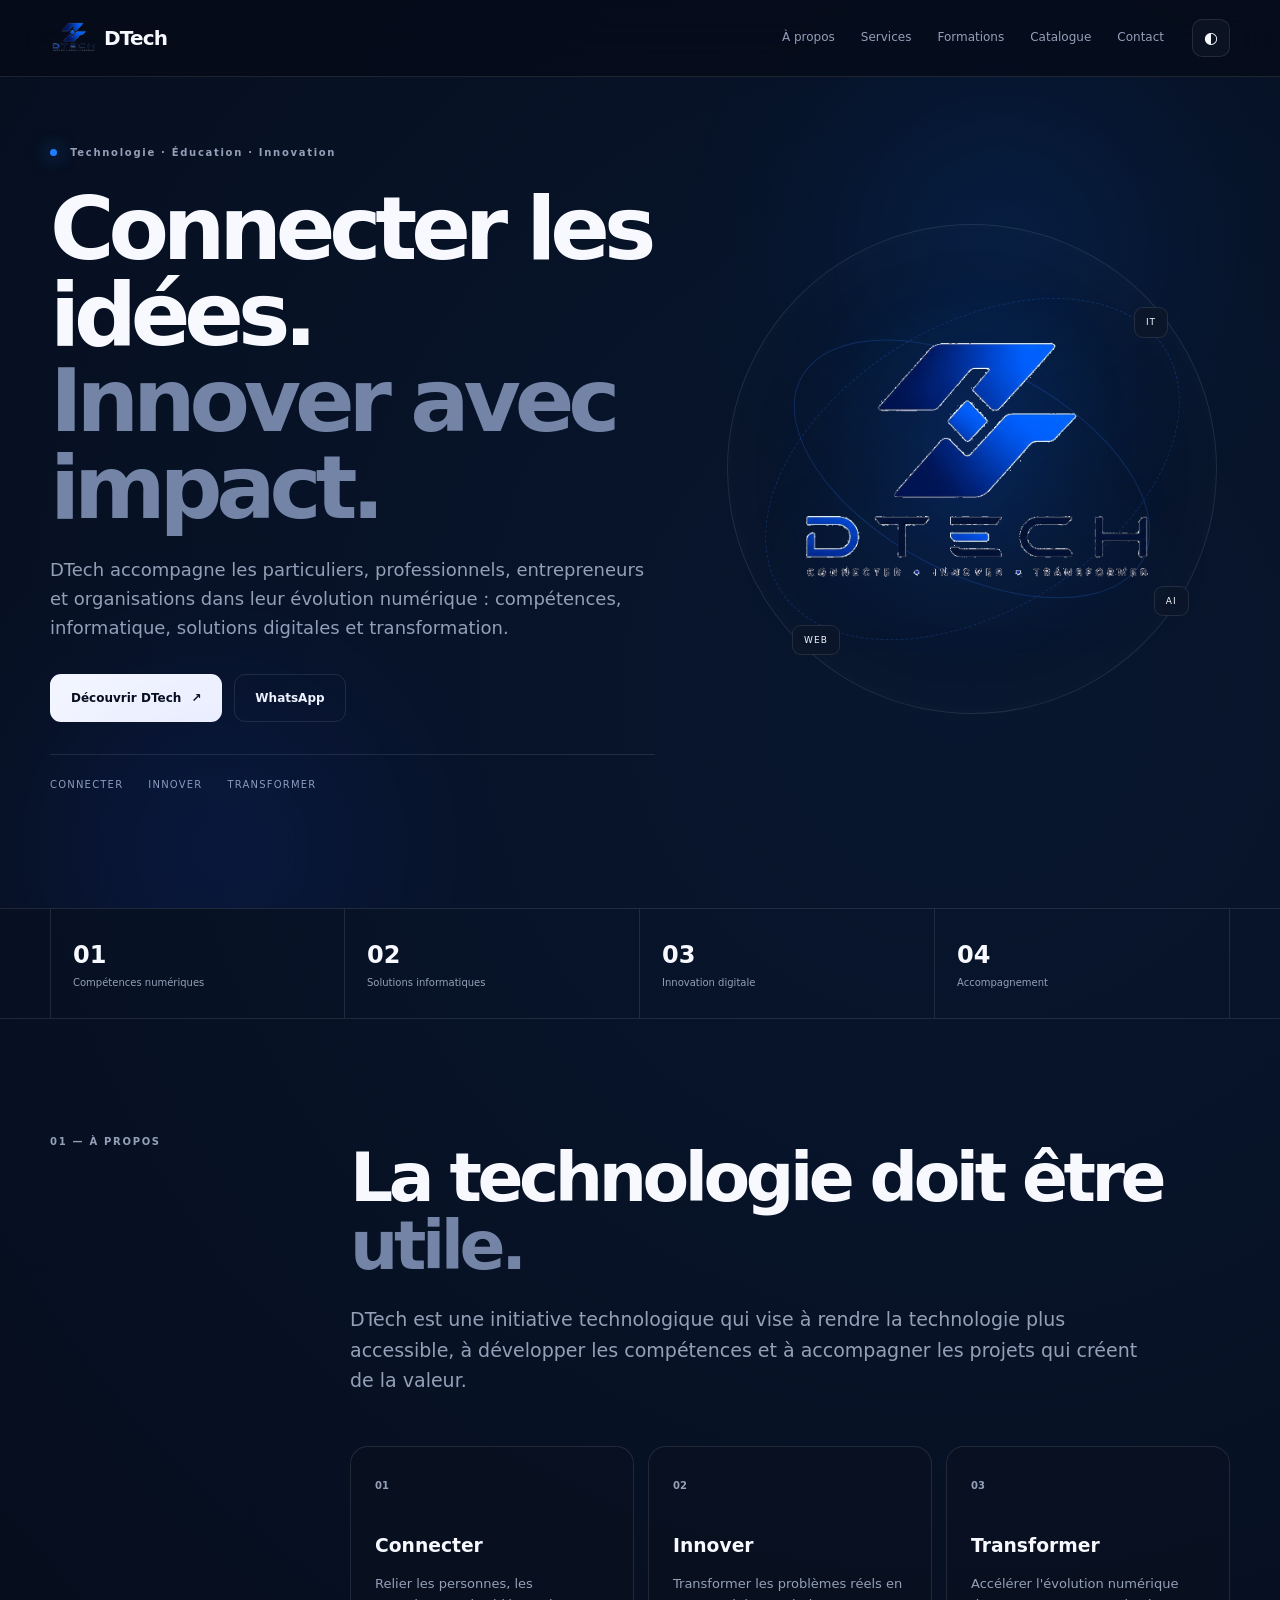
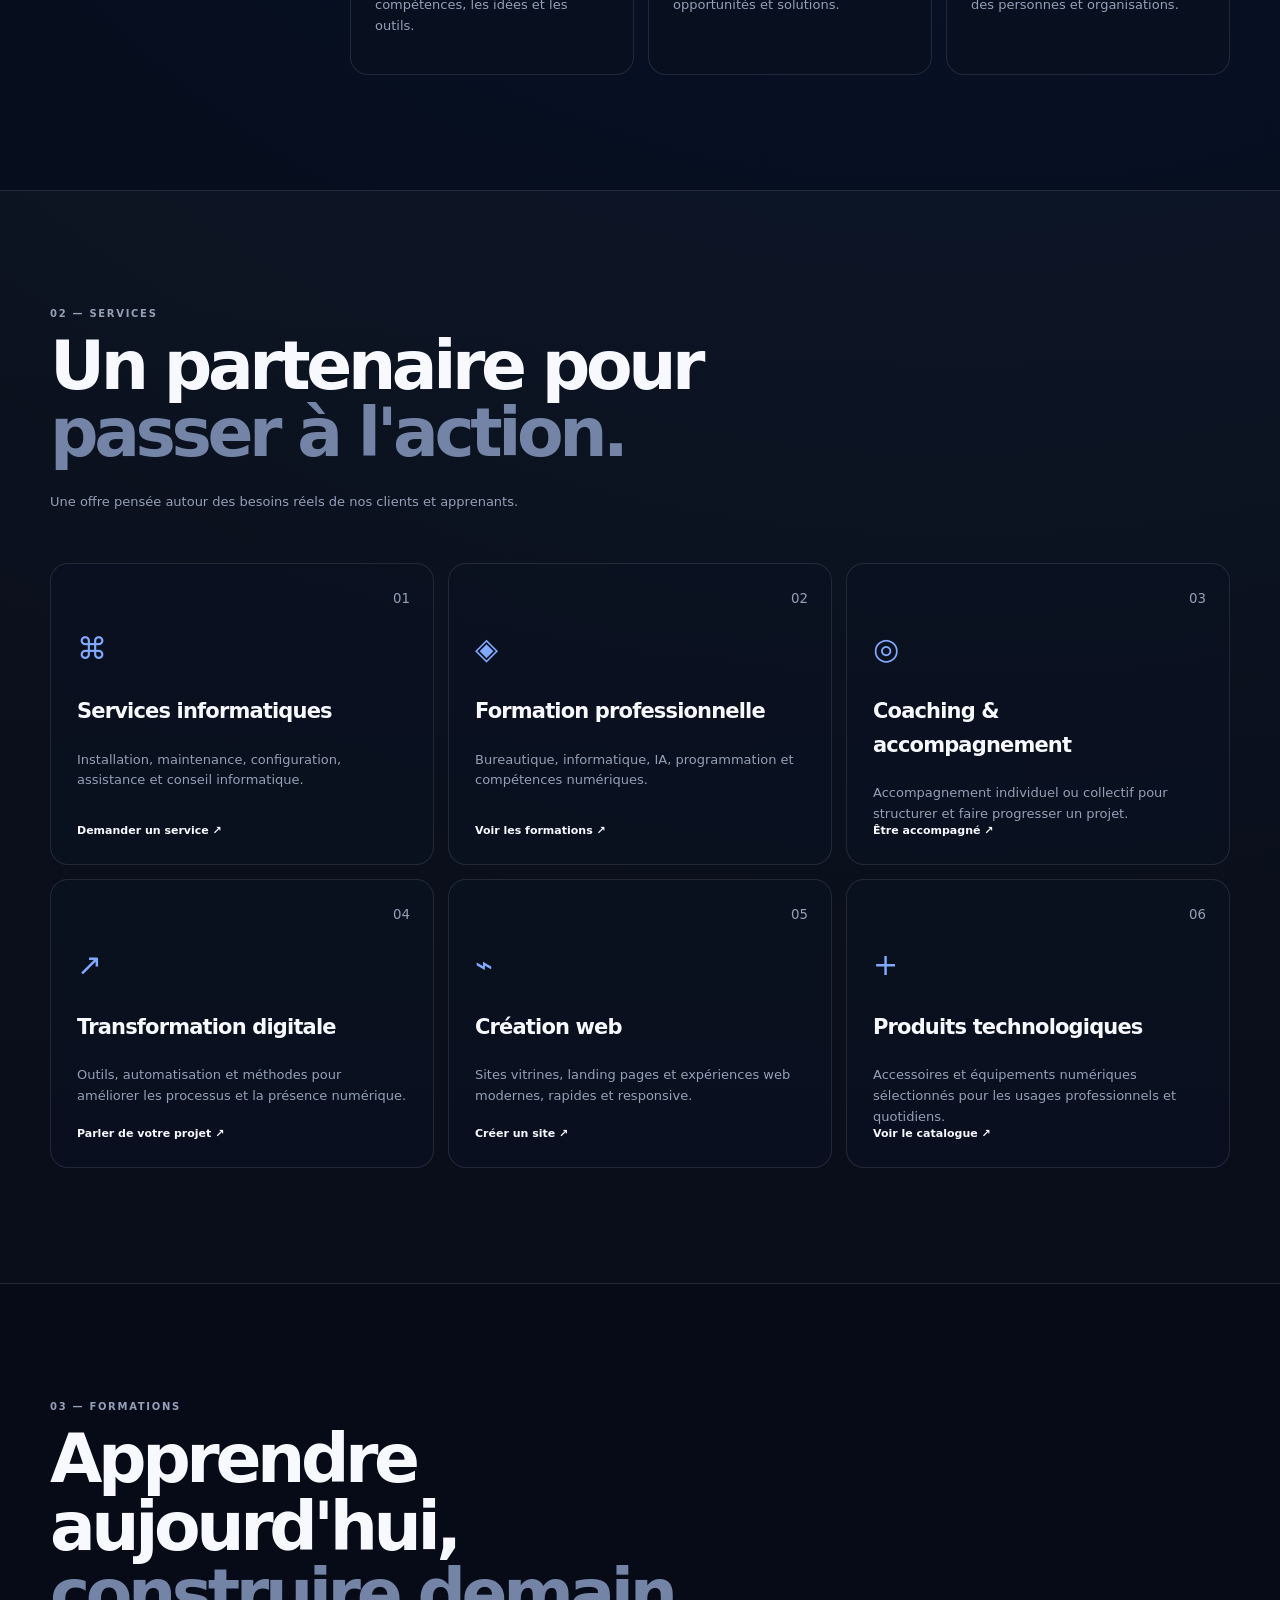
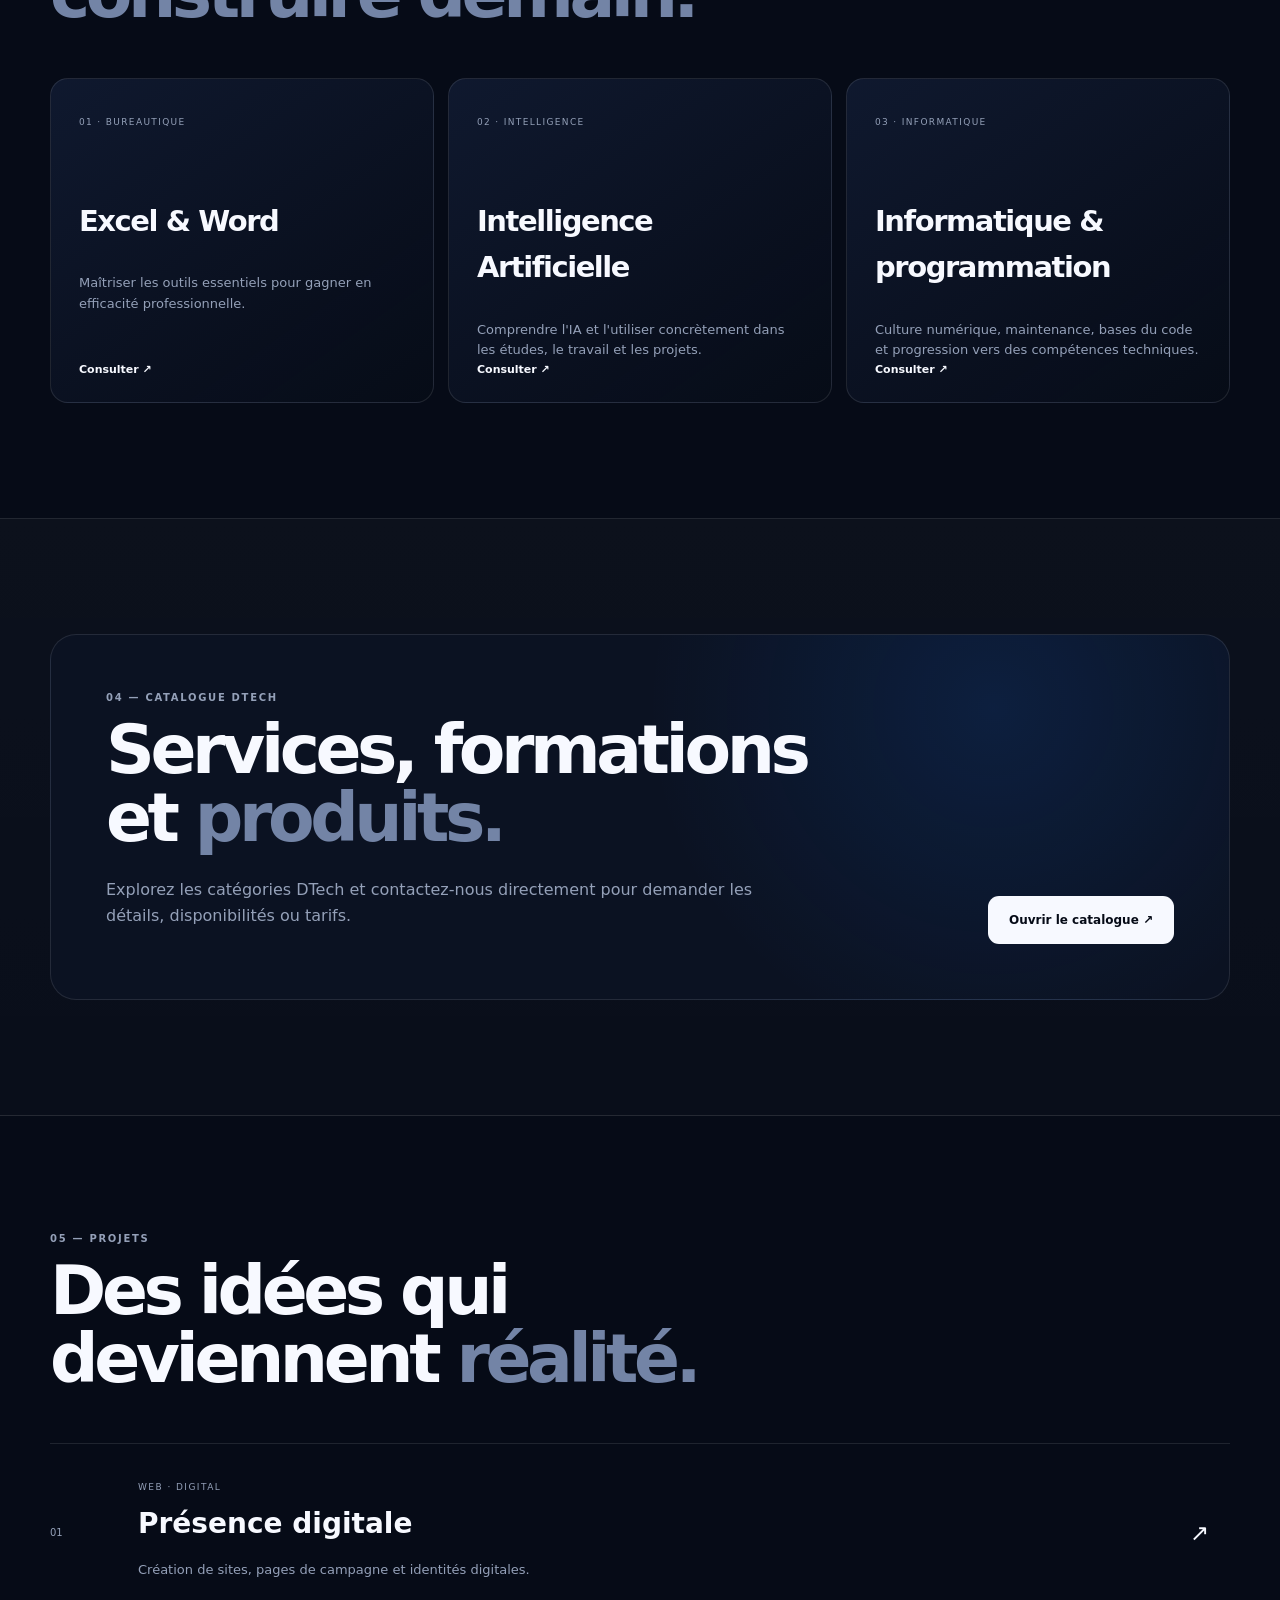
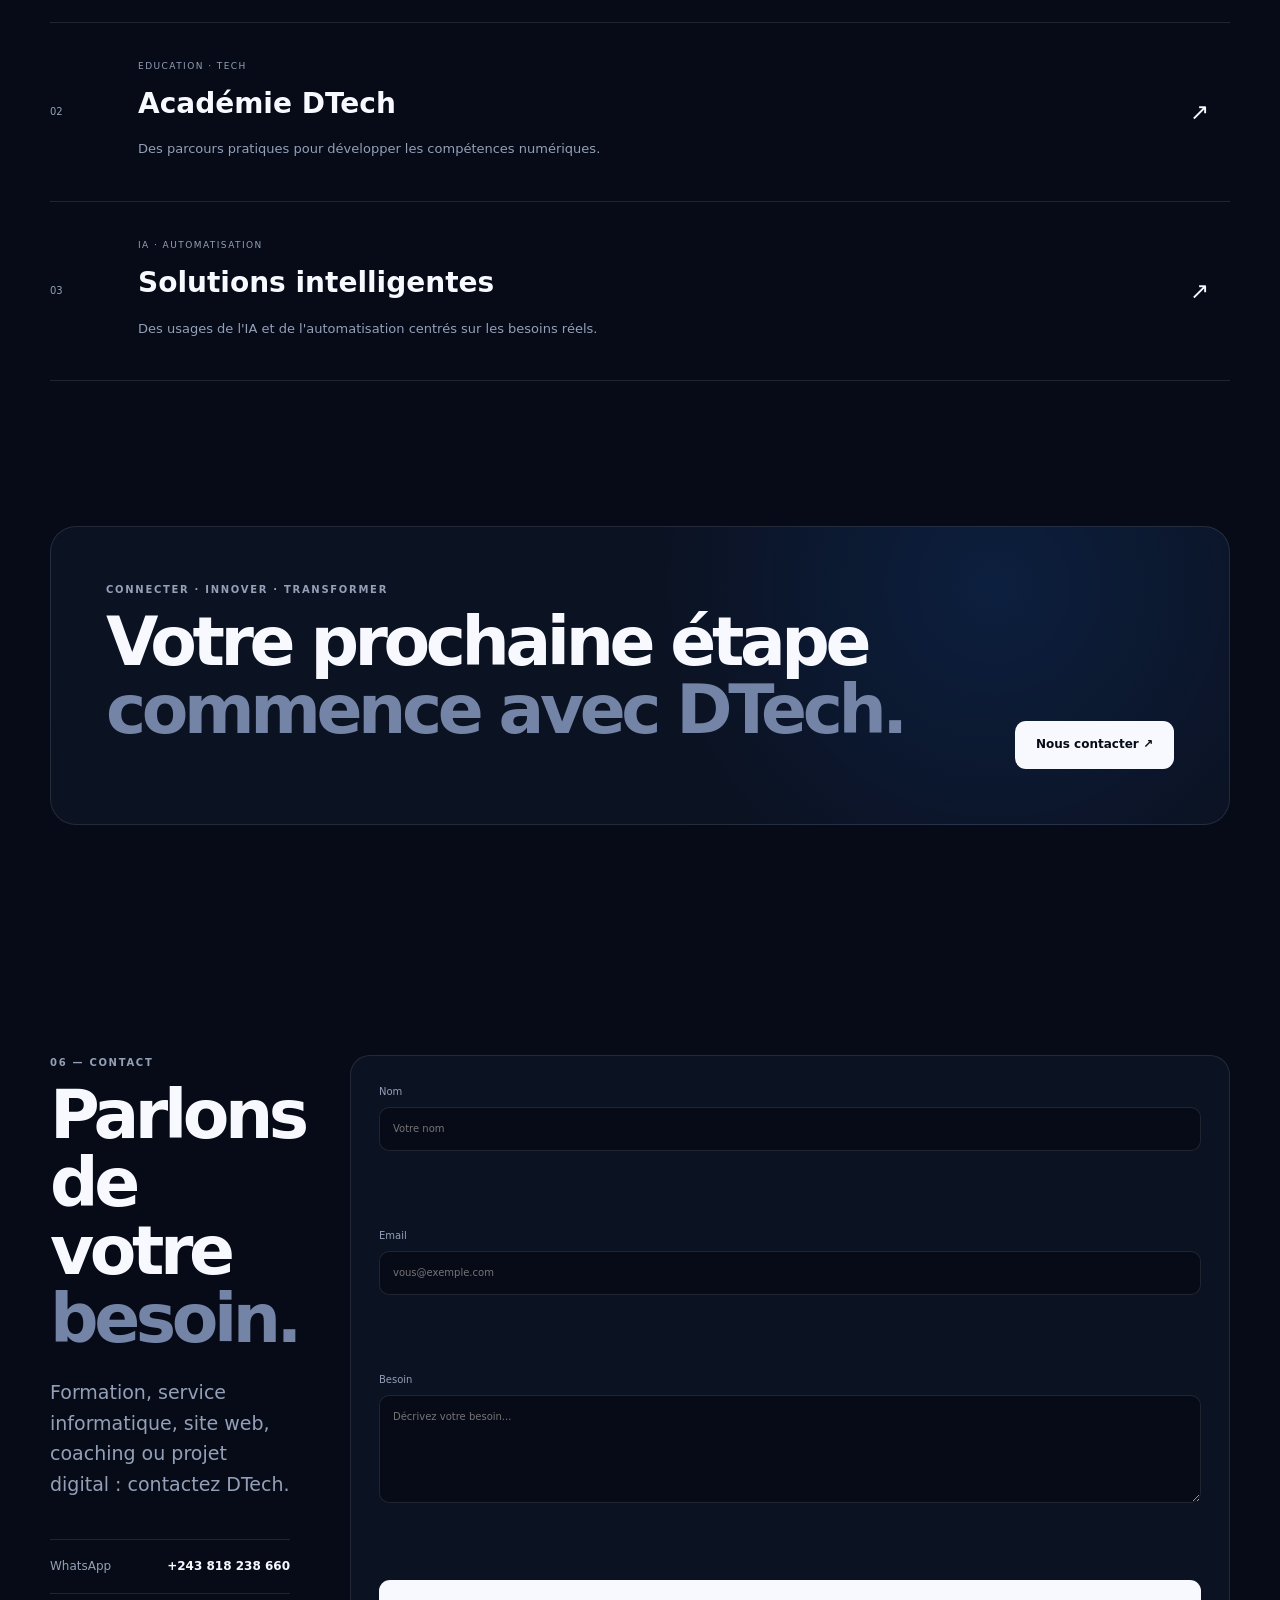
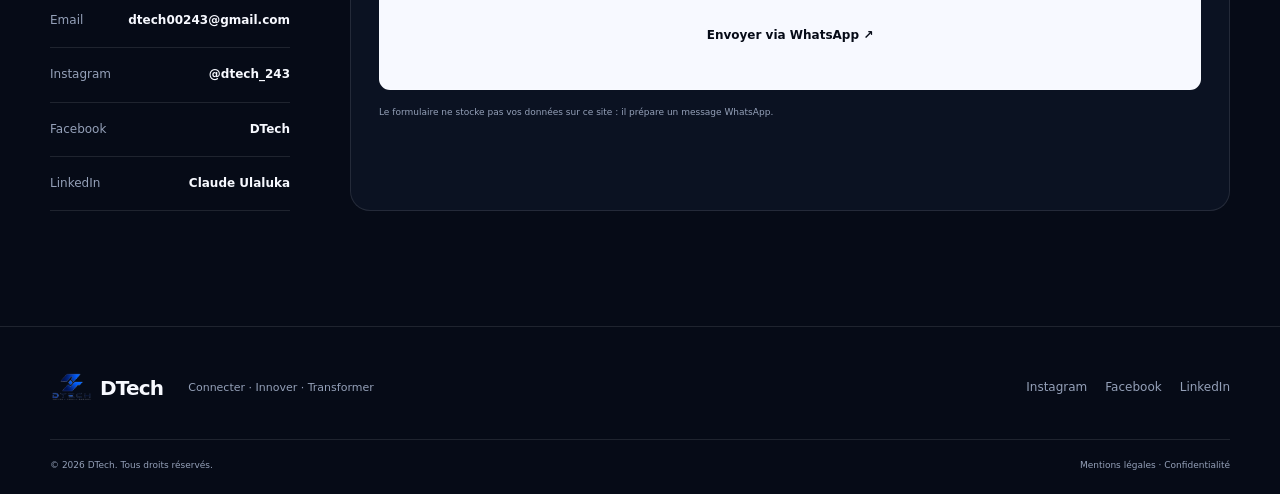
<file: index.html>
<!doctype html>
<html lang="fr">
<head>
  <meta charset="utf-8">
  <meta name="viewport" content="width=device-width, initial-scale=1">
  <title>DTech — Connecter · Innover · Transformer</title>
  <meta name="description" content="DTech — technologie, formation, services informatiques, solutions web, coaching et transformation digitale en République démocratique du Congo.">
  <meta name="author" content="DTech">
  <meta name="theme-color" content="#07122e">
  <link rel="icon" href="assets/logo-dtech-icon.jpg">
  <link rel="stylesheet" href="style.css">
</head>
<body>
<header class="site-header">
  <nav class="nav container">
    <a class="brand" href="#top"><img src="assets/logo-dtech-transparent.png" alt="Logo DTech"><span>DTech</span></a>
    <button class="menu-toggle" aria-label="Menu" aria-expanded="false"><i></i><i></i><i></i></button>
    <div class="nav-links">
      <a href="#about">À propos</a><a href="#services">Services</a><a href="#training">Formations</a><a href="catalogue.html">Catalogue</a><a href="#contact">Contact</a>
    </div>
    <button class="theme-toggle" aria-label="Changer le thème">◐</button>
  </nav>
</header>
<main id="top">
<section class="hero section">
  <div class="hero-orb one"></div><div class="hero-orb two"></div>
  <div class="container hero-grid">
    <div class="hero-copy reveal">
      <div class="eyebrow"><span></span> Technologie · Éducation · Innovation</div>
      <h1>Connecter les idées.<br><em>Innover avec impact.</em></h1>
      <p>DTech accompagne les particuliers, professionnels, entrepreneurs et organisations dans leur évolution numérique : compétences, informatique, solutions digitales et transformation.</p>
      <div class="actions"><a class="btn primary" href="#services">Découvrir DTech <b>↗</b></a><a class="btn ghost" href="https://wa.me/243818238660?text=Bonjour%20DTech%2C%20je%20souhaite%20en%20savoir%20plus." target="_blank" rel="noopener">WhatsApp</a></div>
      <div class="pillars"><span>CONNECTER</span><span>INNOVER</span><span>TRANSFORMER</span></div>
    </div>
    <div class="hero-brand reveal"><div class="brand-frame"><img src="assets/logo-dtech-transparent.png" alt="DTech — Connecter Innover Transformer"></div><div class="floating f1">IT</div><div class="floating f2">AI</div><div class="floating f3">WEB</div></div>
  </div>
</section>
<section class="metrics"><div class="container metrics-grid"><div><strong>01</strong><span>Compétences numériques</span></div><div><strong>02</strong><span>Solutions informatiques</span></div><div><strong>03</strong><span>Innovation digitale</span></div><div><strong>04</strong><span>Accompagnement</span></div></div></section>
<section class="section" id="about"><div class="container split"><div class="label reveal">01 — À PROPOS</div><div class="reveal"><h2>La technologie doit être <em>utile.</em></h2><p class="lead">DTech est une initiative technologique qui vise à rendre la technologie plus accessible, à développer les compétences et à accompagner les projets qui créent de la valeur.</p><div class="principles"><article><b>01</b><h3>Connecter</h3><p>Relier les personnes, les compétences, les idées et les outils.</p></article><article><b>02</b><h3>Innover</h3><p>Transformer les problèmes réels en opportunités et solutions.</p></article><article><b>03</b><h3>Transformer</h3><p>Accélérer l'évolution numérique des personnes et organisations.</p></article></div></div></div></section>
<section class="section surface" id="services"><div class="container"><div class="heading reveal"><div class="label">02 — SERVICES</div><h2>Un partenaire pour <em>passer à l'action.</em></h2><p>Une offre pensée autour des besoins réels de nos clients et apprenants.</p></div><div class="cards">
<article class="card reveal"><small>01</small><div class="symbol">⌘</div><h3>Services informatiques</h3><p>Installation, maintenance, configuration, assistance et conseil informatique.</p><a href="#contact">Demander un service ↗</a></article>
<article class="card reveal"><small>02</small><div class="symbol">◈</div><h3>Formation professionnelle</h3><p>Bureautique, informatique, IA, programmation et compétences numériques.</p><a href="#training">Voir les formations ↗</a></article>
<article class="card reveal"><small>03</small><div class="symbol">◎</div><h3>Coaching & accompagnement</h3><p>Accompagnement individuel ou collectif pour structurer et faire progresser un projet.</p><a href="#contact">Être accompagné ↗</a></article>
<article class="card reveal"><small>04</small><div class="symbol">↗</div><h3>Transformation digitale</h3><p>Outils, automatisation et méthodes pour améliorer les processus et la présence numérique.</p><a href="#contact">Parler de votre projet ↗</a></article>
<article class="card reveal"><small>05</small><div class="symbol">⌁</div><h3>Création web</h3><p>Sites vitrines, landing pages et expériences web modernes, rapides et responsive.</p><a href="#contact">Créer un site ↗</a></article>
<article class="card reveal"><small>06</small><div class="symbol">+</div><h3>Produits technologiques</h3><p>Accessoires et équipements numériques sélectionnés pour les usages professionnels et quotidiens.</p><a href="catalogue.html#produits">Voir le catalogue ↗</a></article>
</div></div></section>
<section class="section" id="training"><div class="container"><div class="heading reveal"><div class="label">03 — FORMATIONS</div><h2>Apprendre aujourd'hui,<br><em>construire demain.</em></h2></div><div class="training-grid">
<article class="training-card reveal"><span>01 · BUREAUTIQUE</span><h3>Excel & Word</h3><p>Maîtriser les outils essentiels pour gagner en efficacité professionnelle.</p><a href="catalogue.html#formations">Consulter ↗</a></article>
<article class="training-card reveal"><span>02 · INTELLIGENCE</span><h3>Intelligence Artificielle</h3><p>Comprendre l'IA et l'utiliser concrètement dans les études, le travail et les projets.</p><a href="catalogue.html#formations">Consulter ↗</a></article>
<article class="training-card reveal"><span>03 · INFORMATIQUE</span><h3>Informatique & programmation</h3><p>Culture numérique, maintenance, bases du code et progression vers des compétences techniques.</p><a href="catalogue.html#formations">Consulter ↗</a></article>
</div></div></section>
<section class="section surface"><div class="container showcase reveal"><div><div class="label">04 — CATALOGUE DTECH</div><h2>Services, formations<br>et <em>produits.</em></h2><p>Explorez les catégories DTech et contactez-nous directement pour demander les détails, disponibilités ou tarifs.</p></div><a class="btn primary" href="catalogue.html">Ouvrir le catalogue ↗</a></div></section>
<section class="section projects"><div class="container"><div class="heading reveal"><div class="label">05 — PROJETS</div><h2>Des idées qui deviennent <em>réalité.</em></h2></div><div class="project-list"><article class="project reveal"><span>01</span><div><small>WEB · DIGITAL</small><h3>Présence digitale</h3><p>Création de sites, pages de campagne et identités digitales.</p></div><b>↗</b></article><article class="project reveal"><span>02</span><div><small>EDUCATION · TECH</small><h3>Académie DTech</h3><p>Des parcours pratiques pour développer les compétences numériques.</p></div><b>↗</b></article><article class="project reveal"><span>03</span><div><small>IA · AUTOMATISATION</small><h3>Solutions intelligentes</h3><p>Des usages de l'IA et de l'automatisation centrés sur les besoins réels.</p></div><b>↗</b></article></div></div></section>
<section class="section cta"><div class="container cta-box reveal"><div><div class="label">CONNECTER · INNOVER · TRANSFORMER</div><h2>Votre prochaine étape<br><em>commence avec DTech.</em></h2></div><a class="btn primary" href="https://wa.me/243818238660?text=Bonjour%20DTech%2C%20je%20souhaite%20d%C3%A9marrer%20un%20projet." target="_blank" rel="noopener">Nous contacter ↗</a></div></section>
<section class="section contact" id="contact"><div class="container split"><div class="reveal"><div class="label">06 — CONTACT</div><h2>Parlons de votre <em>besoin.</em></h2><p class="lead">Formation, service informatique, site web, coaching ou projet digital : contactez DTech.</p><div class="contact-details"><a href="https://wa.me/243818238660" target="_blank" rel="noopener"><span>WhatsApp</span><strong>+243 818 238 660</strong></a><a href="mailto:dtech00243@gmail.com"><span>Email</span><strong>dtech00243@gmail.com</strong></a><a href="https://www.instagram.com/dtech_243?igsh=dXJoemE0b3Vpdmhh" target="_blank" rel="noopener"><span>Instagram</span><strong>@dtech_243</strong></a><a href="https://www.facebook.com/share/1DMx6YVMXo/" target="_blank" rel="noopener"><span>Facebook</span><strong>DTech</strong></a><a href="https://www.linkedin.com/in/claude-ulaluka?utm_source=share_via&utm_content=profile&utm_medium=member_android" target="_blank" rel="noopener"><span>LinkedIn</span><strong>Claude Ulaluka</strong></a></div></div><form class="contact-form reveal" id="contactForm"><label>Nom<input name="name" required placeholder="Votre nom"></label><label>Email<input name="email" type="email" required placeholder="vous@exemple.com"></label><label>Besoin<textarea name="message" rows="5" required placeholder="Décrivez votre besoin..."></textarea></label><button class="btn primary" type="submit">Envoyer via WhatsApp ↗</button><small>Le formulaire ne stocke pas vos données sur ce site : il prépare un message WhatsApp.</small></form></div></section>
</main>
<footer><div class="container footer-main"><a class="brand" href="#top"><img src="assets/logo-dtech-transparent.png" alt="DTech"><span>DTech</span></a><p>Connecter · Innover · Transformer</p><div class="socials"><a href="https://www.instagram.com/dtech_243?igsh=dXJoemE0b3Vpdmhh" target="_blank">Instagram</a><a href="https://www.facebook.com/share/1DMx6YVMXo/" target="_blank">Facebook</a><a href="https://www.linkedin.com/in/claude-ulaluka?utm_source=share_via&utm_content=profile&utm_medium=member_android" target="_blank">LinkedIn</a></div></div><div class="container footer-bottom"><span>© <span id="year"></span> DTech. Tous droits réservés.</span><span><a href="mentions-legales.html">Mentions légales</a> · <a href="politique-confidentialite.html">Confidentialité</a></span></div></footer>
<script src="script.js"></script>
</body></html>
</file>
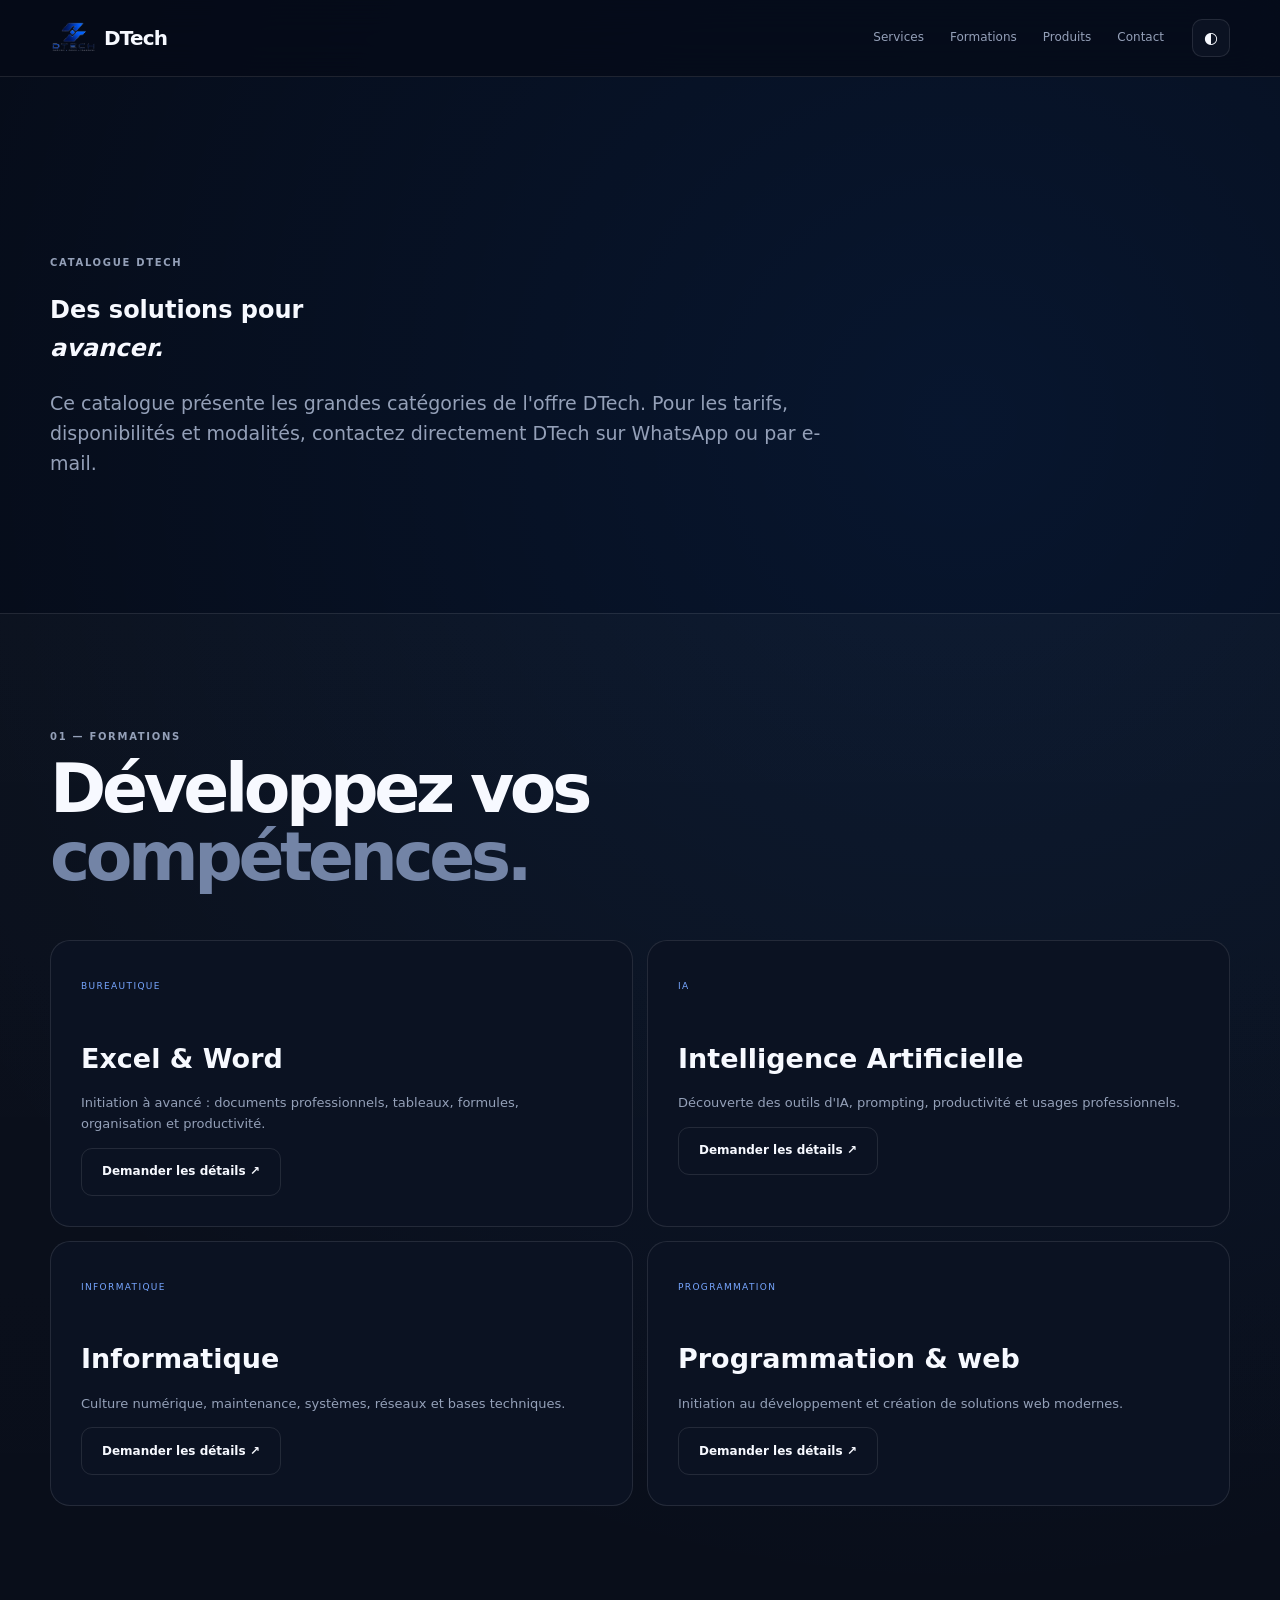
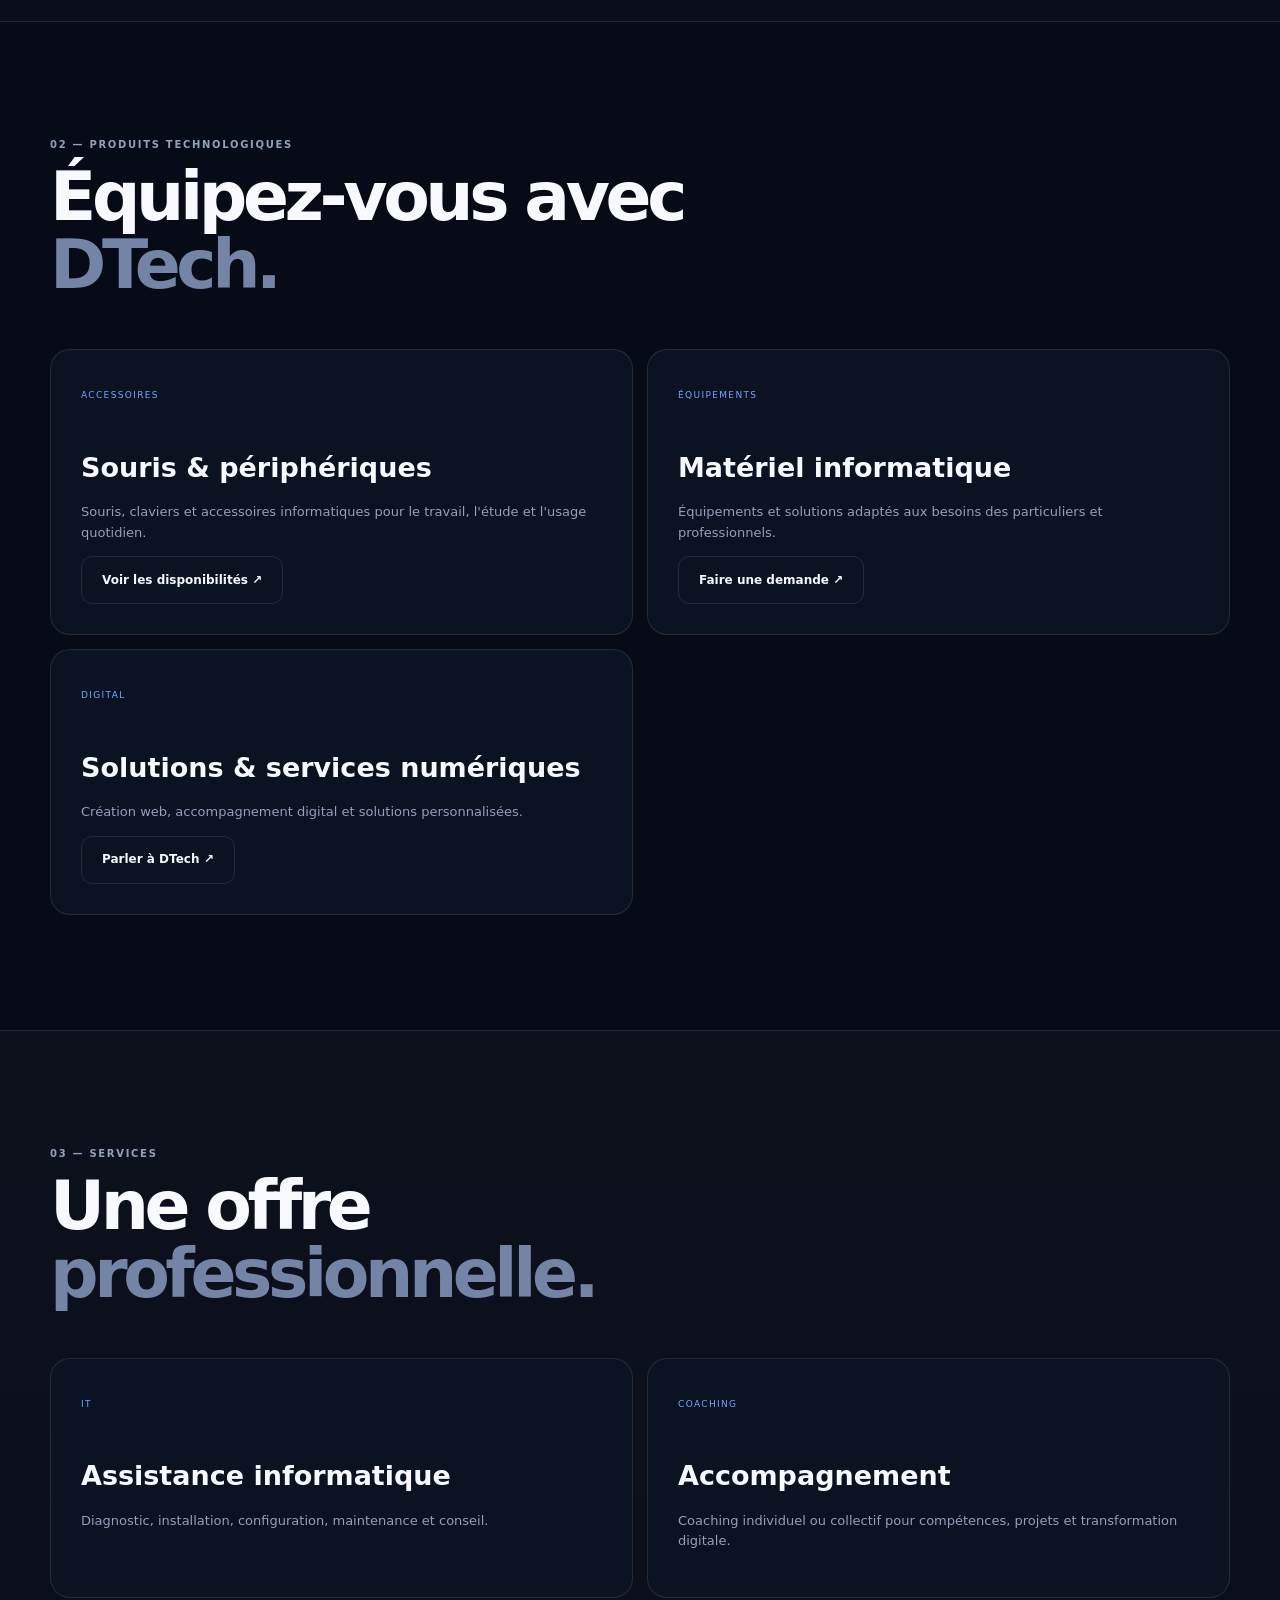
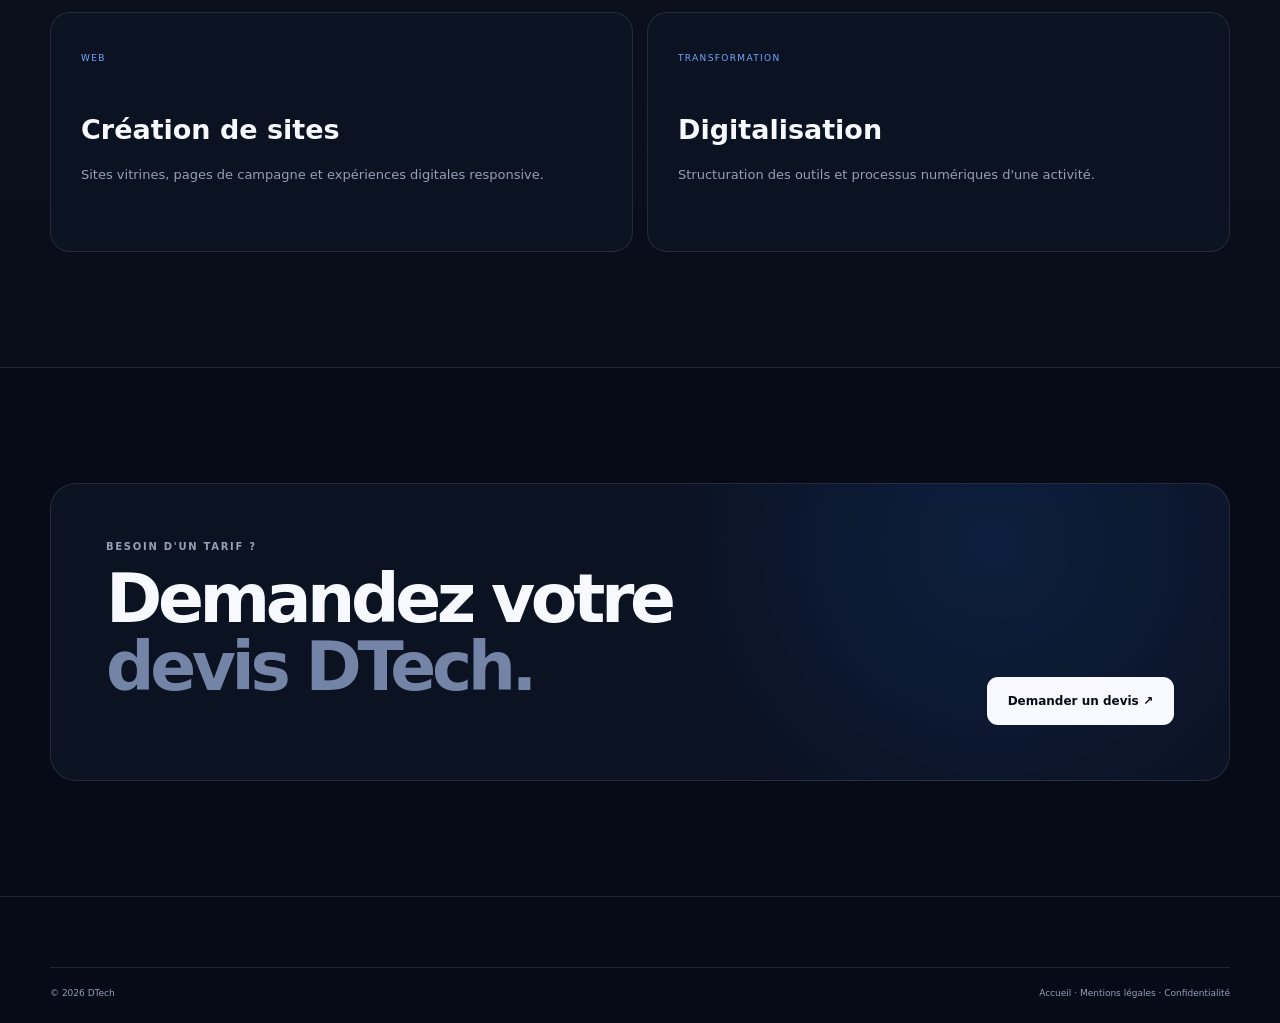
<file: catalogue.html>
<!doctype html><html lang="fr"><head><meta charset="utf-8"><meta name="viewport" content="width=device-width,initial-scale=1"><title>Catalogue DTech — Services, formations & produits</title><meta name="description" content="Catalogue DTech : services informatiques, formations, coaching, solutions web et produits technologiques."><link rel="icon" href="assets/logo-dtech-icon.jpg"><link rel="stylesheet" href="style.css"></head><body class="legal-page"><header class="site-header"><nav class="nav container"><a class="brand" href="index.html"><img src="assets/logo-dtech-transparent.png" alt="DTech"><span>DTech</span></a><button class="menu-toggle" aria-label="Menu" aria-expanded="false"><i></i><i></i><i></i></button><div class="nav-links"><a href="index.html#services">Services</a><a href="#formations">Formations</a><a href="#produits">Produits</a><a href="index.html#contact">Contact</a></div><button class="theme-toggle">◐</button></nav></header><main><section class="section"><div class="container"><div class="label">CATALOGUE DTECH</div><h1>Des solutions pour<br><em>avancer.</em></h1><p class="lead">Ce catalogue présente les grandes catégories de l'offre DTech. Pour les tarifs, disponibilités et modalités, contactez directement DTech sur WhatsApp ou par e-mail.</p></div></section><section class="section surface" id="formations"><div class="container"><div class="heading"><div class="label">01 — FORMATIONS</div><h2>Développez vos <em>compétences.</em></h2></div><div class="catalog-grid"><article class="catalog-card"><span class="tag">BUREAUTIQUE</span><h3>Excel & Word</h3><p>Initiation à avancé : documents professionnels, tableaux, formules, organisation et productivité.</p><a class="btn ghost" href="https://wa.me/243818238660?text=Bonjour%20DTech%2C%20je%20souhaite%20les%20d%C3%A9tails%20de%20la%20formation%20Excel%20%26%20Word." target="_blank">Demander les détails ↗</a></article><article class="catalog-card"><span class="tag">IA</span><h3>Intelligence Artificielle</h3><p>Découverte des outils d'IA, prompting, productivité et usages professionnels.</p><a class="btn ghost" href="https://wa.me/243818238660?text=Bonjour%20DTech%2C%20je%20souhaite%20les%20d%C3%A9tails%20de%20la%20formation%20IA." target="_blank">Demander les détails ↗</a></article><article class="catalog-card"><span class="tag">INFORMATIQUE</span><h3>Informatique</h3><p>Culture numérique, maintenance, systèmes, réseaux et bases techniques.</p><a class="btn ghost" href="https://wa.me/243818238660?text=Bonjour%20DTech%2C%20je%20souhaite%20les%20d%C3%A9tails%20des%20formations%20informatiques." target="_blank">Demander les détails ↗</a></article><article class="catalog-card"><span class="tag">PROGRAMMATION</span><h3>Programmation & web</h3><p>Initiation au développement et création de solutions web modernes.</p><a class="btn ghost" href="https://wa.me/243818238660?text=Bonjour%20DTech%2C%20je%20souhaite%20les%20d%C3%A9tails%20des%20formations%20en%20programmation." target="_blank">Demander les détails ↗</a></article></div></div></section><section class="section" id="produits"><div class="container"><div class="heading"><div class="label">02 — PRODUITS TECHNOLOGIQUES</div><h2>Équipez-vous avec <em>DTech.</em></h2></div><div class="catalog-grid"><article class="catalog-card"><span class="tag">ACCESSOIRES</span><h3>Souris & périphériques</h3><p>Souris, claviers et accessoires informatiques pour le travail, l'étude et l'usage quotidien.</p><a class="btn ghost" href="https://wa.me/243818238660?text=Bonjour%20DTech%2C%20je%20souhaite%20voir%20le%20catalogue%20des%20p%C3%A9riph%C3%A9riques." target="_blank">Voir les disponibilités ↗</a></article><article class="catalog-card"><span class="tag">ÉQUIPEMENTS</span><h3>Matériel informatique</h3><p>Équipements et solutions adaptés aux besoins des particuliers et professionnels.</p><a class="btn ghost" href="https://wa.me/243818238660?text=Bonjour%20DTech%2C%20je%20cherche%20du%20mat%C3%A9riel%20informatique." target="_blank">Faire une demande ↗</a></article><article class="catalog-card"><span class="tag">DIGITAL</span><h3>Solutions & services numériques</h3><p>Création web, accompagnement digital et solutions personnalisées.</p><a class="btn ghost" href="index.html#contact">Parler à DTech ↗</a></article></div></div></section><section class="section surface"><div class="container"><div class="heading"><div class="label">03 — SERVICES</div><h2>Une offre <em>professionnelle.</em></h2></div><div class="catalog-grid"><article class="catalog-card"><span class="tag">IT</span><h3>Assistance informatique</h3><p>Diagnostic, installation, configuration, maintenance et conseil.</p></article><article class="catalog-card"><span class="tag">COACHING</span><h3>Accompagnement</h3><p>Coaching individuel ou collectif pour compétences, projets et transformation digitale.</p></article><article class="catalog-card"><span class="tag">WEB</span><h3>Création de sites</h3><p>Sites vitrines, pages de campagne et expériences digitales responsive.</p></article><article class="catalog-card"><span class="tag">TRANSFORMATION</span><h3>Digitalisation</h3><p>Structuration des outils et processus numériques d'une activité.</p></article></div></div></section><section class="section"><div class="container cta-box"><div><div class="label">BESOIN D'UN TARIF ?</div><h2>Demandez votre<br><em>devis DTech.</em></h2></div><a class="btn primary" href="https://wa.me/243818238660?text=Bonjour%20DTech%2C%20je%20souhaite%20un%20devis." target="_blank">Demander un devis ↗</a></div></section></main><footer><div class="container footer-bottom"><span>© <span id="year"></span> DTech</span><span><a href="index.html">Accueil</a> · <a href="mentions-legales.html">Mentions légales</a> · <a href="politique-confidentialite.html">Confidentialité</a></span></div></footer><script src="script.js"></script></body></html>
</file>
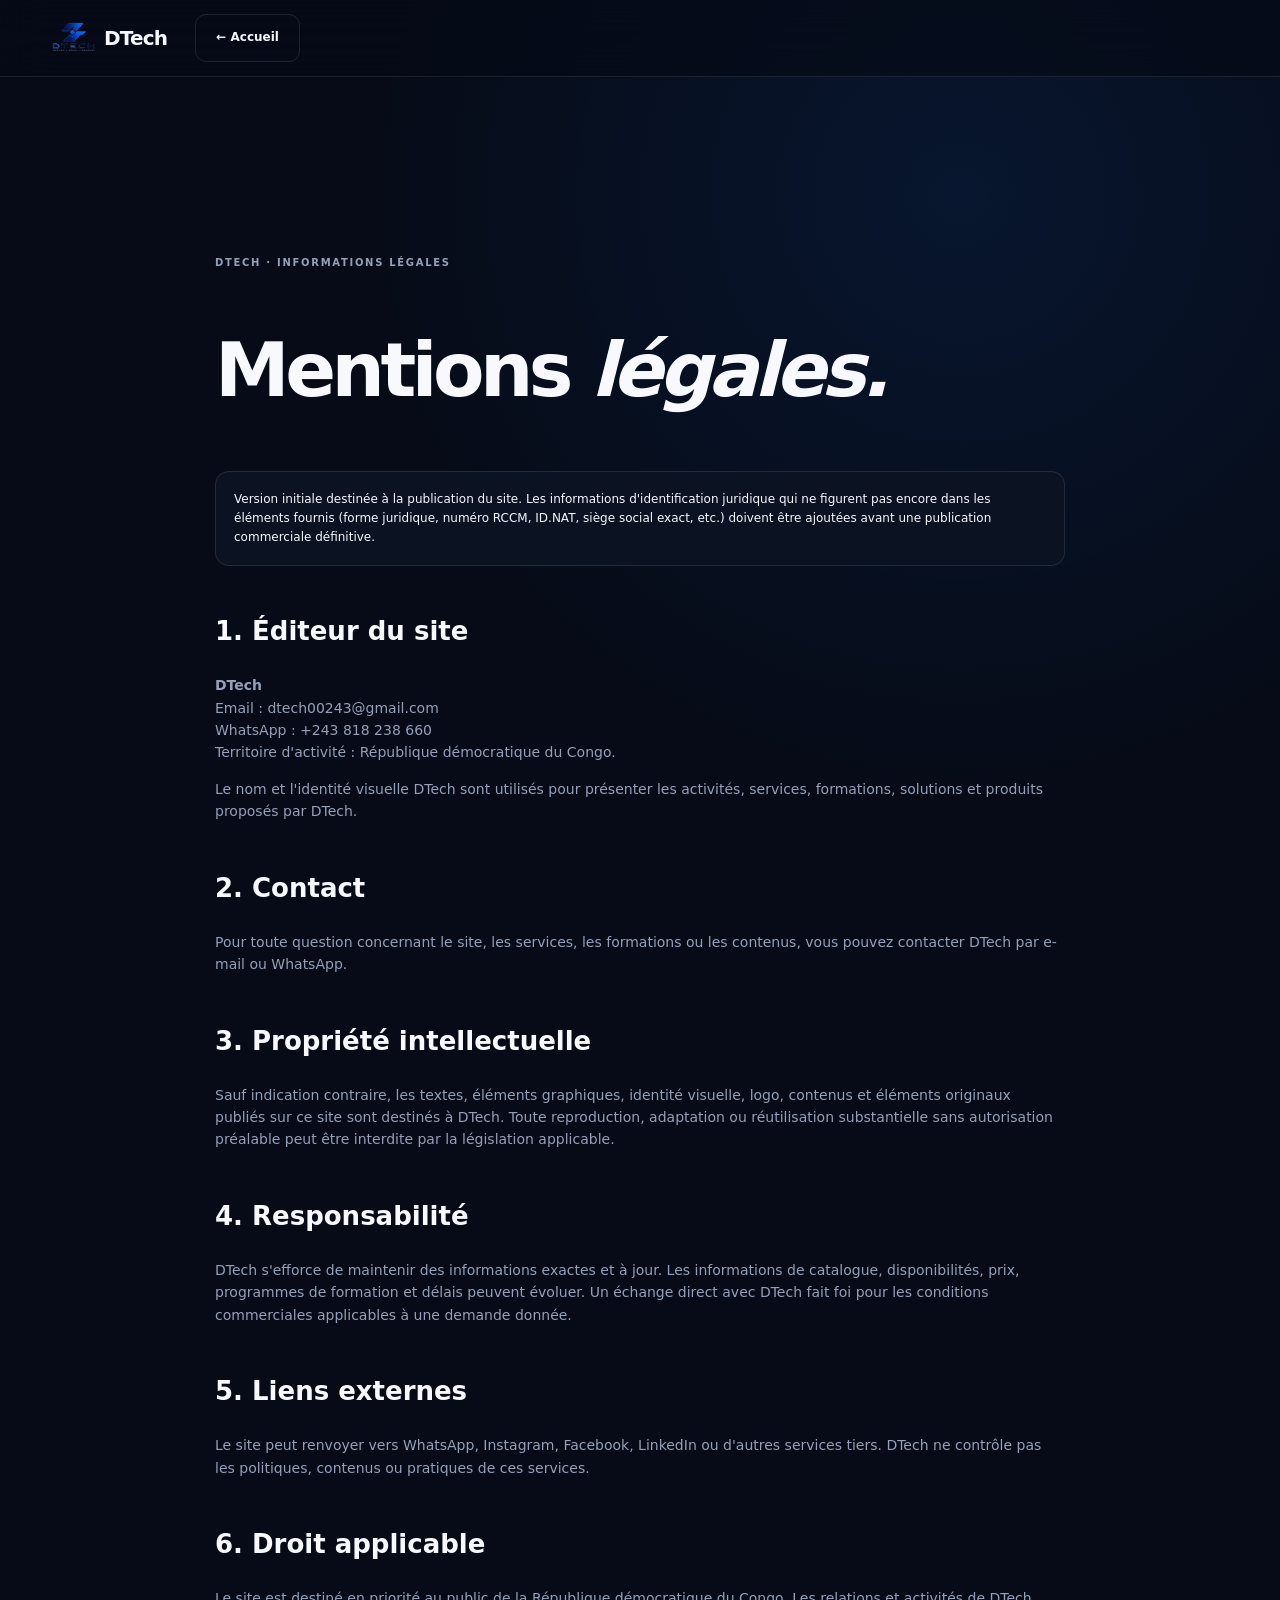
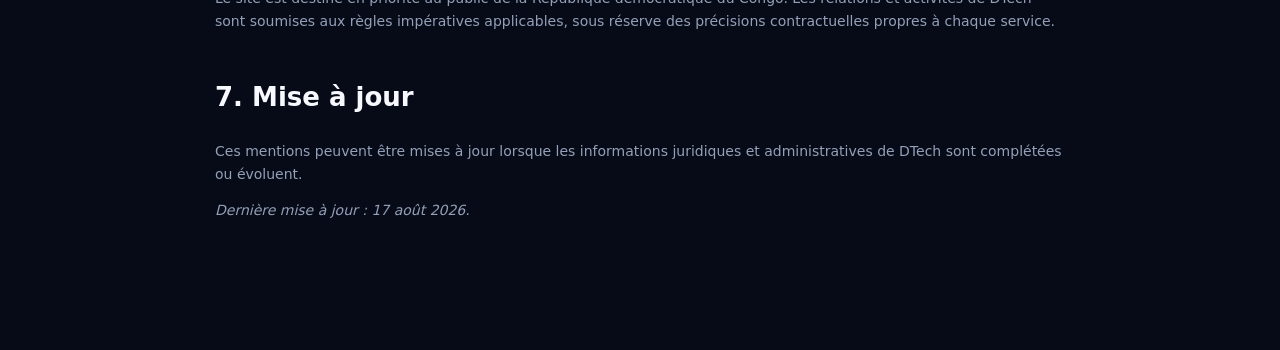
<file: mentions-legales.html>
<!doctype html><html lang="fr"><head><meta charset="utf-8"><meta name="viewport" content="width=device-width,initial-scale=1"><title>Mentions légales — DTech</title><link rel="icon" href="assets/logo-dtech-icon.jpg"><link rel="stylesheet" href="style.css"></head><body class="legal-page"><header class="site-header"><nav class="nav container"><a class="brand" href="index.html"><img src="assets/logo-dtech-transparent.png" alt="DTech"><span>DTech</span></a><a class="btn ghost" href="index.html">← Accueil</a></nav></header><main><section class="section"><div class="container legal"><div class="label">DTECH · INFORMATIONS LÉGALES</div><h1>Mentions <em>légales.</em></h1><div class="notice">Version initiale destinée à la publication du site. Les informations d'identification juridique qui ne figurent pas encore dans les éléments fournis (forme juridique, numéro RCCM, ID.NAT, siège social exact, etc.) doivent être ajoutées avant une publication commerciale définitive.</div><h2>1. Éditeur du site</h2><p><strong>DTech</strong><br>Email : dtech00243@gmail.com<br>WhatsApp : +243 818 238 660<br>Territoire d'activité : République démocratique du Congo.</p><p>Le nom et l'identité visuelle DTech sont utilisés pour présenter les activités, services, formations, solutions et produits proposés par DTech.</p><h2>2. Contact</h2><p>Pour toute question concernant le site, les services, les formations ou les contenus, vous pouvez contacter DTech par e-mail ou WhatsApp.</p><h2>3. Propriété intellectuelle</h2><p>Sauf indication contraire, les textes, éléments graphiques, identité visuelle, logo, contenus et éléments originaux publiés sur ce site sont destinés à DTech. Toute reproduction, adaptation ou réutilisation substantielle sans autorisation préalable peut être interdite par la législation applicable.</p><h2>4. Responsabilité</h2><p>DTech s'efforce de maintenir des informations exactes et à jour. Les informations de catalogue, disponibilités, prix, programmes de formation et délais peuvent évoluer. Un échange direct avec DTech fait foi pour les conditions commerciales applicables à une demande donnée.</p><h2>5. Liens externes</h2><p>Le site peut renvoyer vers WhatsApp, Instagram, Facebook, LinkedIn ou d'autres services tiers. DTech ne contrôle pas les politiques, contenus ou pratiques de ces services.</p><h2>6. Droit applicable</h2><p>Le site est destiné en priorité au public de la République démocratique du Congo. Les relations et activités de DTech sont soumises aux règles impératives applicables, sous réserve des précisions contractuelles propres à chaque service.</p><h2>7. Mise à jour</h2><p>Ces mentions peuvent être mises à jour lorsque les informations juridiques et administratives de DTech sont complétées ou évoluent.</p><p><em>Dernière mise à jour : 17 août 2026.</em></p></div></section></main></body></html>
</file>
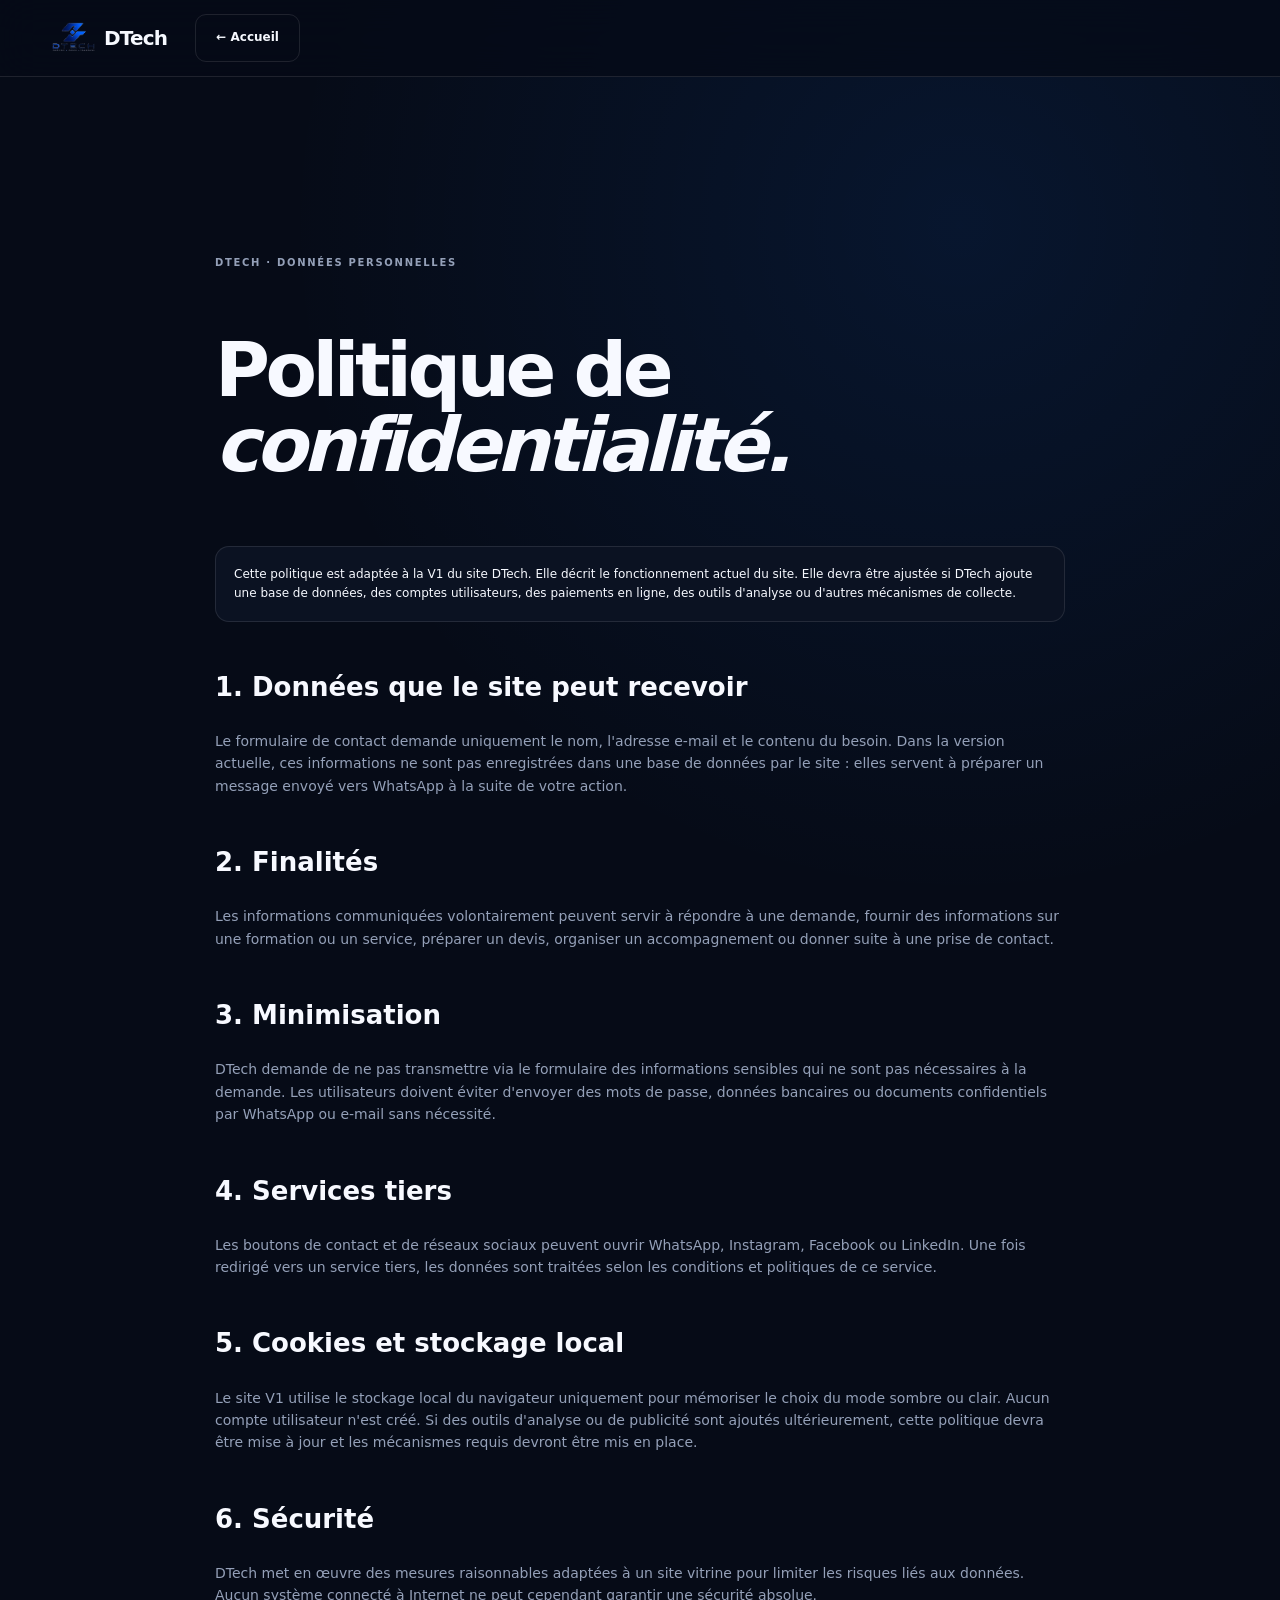
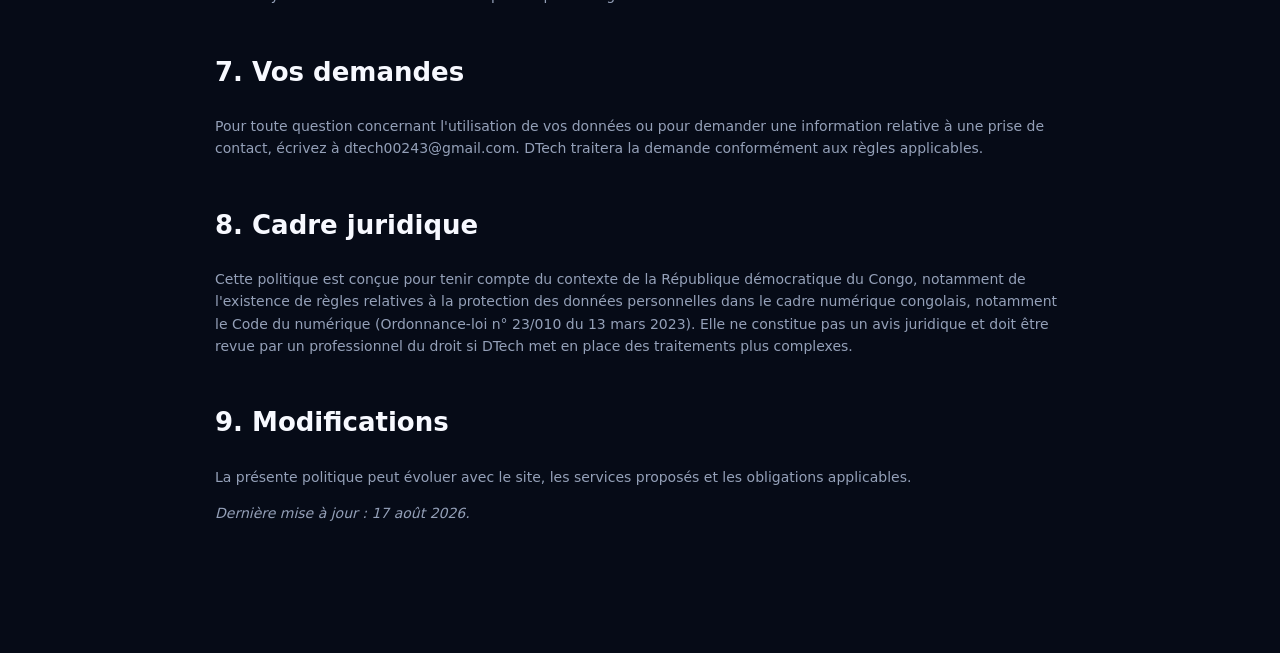
<file: politique-confidentialite.html>
<!doctype html><html lang="fr"><head><meta charset="utf-8"><meta name="viewport" content="width=device-width,initial-scale=1"><title>Politique de confidentialité — DTech</title><link rel="icon" href="assets/logo-dtech-icon.jpg"><link rel="stylesheet" href="style.css"></head><body class="legal-page"><header class="site-header"><nav class="nav container"><a class="brand" href="index.html"><img src="assets/logo-dtech-transparent.png" alt="DTech"><span>DTech</span></a><a class="btn ghost" href="index.html">← Accueil</a></nav></header><main><section class="section"><div class="container legal"><div class="label">DTECH · DONNÉES PERSONNELLES</div><h1>Politique de <em>confidentialité.</em></h1><div class="notice">Cette politique est adaptée à la V1 du site DTech. Elle décrit le fonctionnement actuel du site. Elle devra être ajustée si DTech ajoute une base de données, des comptes utilisateurs, des paiements en ligne, des outils d'analyse ou d'autres mécanismes de collecte.</div><h2>1. Données que le site peut recevoir</h2><p>Le formulaire de contact demande uniquement le nom, l'adresse e-mail et le contenu du besoin. Dans la version actuelle, ces informations ne sont pas enregistrées dans une base de données par le site : elles servent à préparer un message envoyé vers WhatsApp à la suite de votre action.</p><h2>2. Finalités</h2><p>Les informations communiquées volontairement peuvent servir à répondre à une demande, fournir des informations sur une formation ou un service, préparer un devis, organiser un accompagnement ou donner suite à une prise de contact.</p><h2>3. Minimisation</h2><p>DTech demande de ne pas transmettre via le formulaire des informations sensibles qui ne sont pas nécessaires à la demande. Les utilisateurs doivent éviter d'envoyer des mots de passe, données bancaires ou documents confidentiels par WhatsApp ou e-mail sans nécessité.</p><h2>4. Services tiers</h2><p>Les boutons de contact et de réseaux sociaux peuvent ouvrir WhatsApp, Instagram, Facebook ou LinkedIn. Une fois redirigé vers un service tiers, les données sont traitées selon les conditions et politiques de ce service.</p><h2>5. Cookies et stockage local</h2><p>Le site V1 utilise le stockage local du navigateur uniquement pour mémoriser le choix du mode sombre ou clair. Aucun compte utilisateur n'est créé. Si des outils d'analyse ou de publicité sont ajoutés ultérieurement, cette politique devra être mise à jour et les mécanismes requis devront être mis en place.</p><h2>6. Sécurité</h2><p>DTech met en œuvre des mesures raisonnables adaptées à un site vitrine pour limiter les risques liés aux données. Aucun système connecté à Internet ne peut cependant garantir une sécurité absolue.</p><h2>7. Vos demandes</h2><p>Pour toute question concernant l'utilisation de vos données ou pour demander une information relative à une prise de contact, écrivez à <a href="mailto:dtech00243@gmail.com">dtech00243@gmail.com</a>. DTech traitera la demande conformément aux règles applicables.</p><h2>8. Cadre juridique</h2><p>Cette politique est conçue pour tenir compte du contexte de la République démocratique du Congo, notamment de l'existence de règles relatives à la protection des données personnelles dans le cadre numérique congolais, notamment le Code du numérique (Ordonnance-loi n° 23/010 du 13 mars 2023). Elle ne constitue pas un avis juridique et doit être revue par un professionnel du droit si DTech met en place des traitements plus complexes.</p><h2>9. Modifications</h2><p>La présente politique peut évoluer avec le site, les services proposés et les obligations applicables.</p><p><em>Dernière mise à jour : 17 août 2026.</em></p></div></section></main></body></html>
</file>
<file: style.css>
:root{--bg:#060b17;--surface:#0b1222;--surface2:#101a30;--text:#f7f9ff;--muted:#94a0b8;--line:rgba(255,255,255,.1);--blue:#1677ff;--max:1180px}*{box-sizing:border-box}html{scroll-behavior:smooth}body{margin:0;background:radial-gradient(circle at 75% 10%,rgba(22,119,255,.1),transparent 30%),var(--bg);color:var(--text);font-family:Inter,ui-sans-serif,system-ui,-apple-system,"Segoe UI",sans-serif;line-height:1.6}a{color:inherit;text-decoration:none}button,input,textarea{font:inherit}.container{width:min(calc(100% - 36px),var(--max));margin:auto}.section{padding:115px 0}.surface{background:linear-gradient(180deg,rgba(255,255,255,.025),rgba(255,255,255,.01));border-block:1px solid var(--line)}.site-header{position:fixed;z-index:20;inset:0 0 auto;background:rgba(6,11,23,.72);backdrop-filter:blur(20px);border-bottom:1px solid var(--line)}.nav{height:76px;display:flex;align-items:center;gap:28px}.brand{display:flex;align-items:center;gap:8px;font-weight:850;letter-spacing:-.04em;font-size:20px}.brand img{width:46px;height:46px;object-fit:contain}.nav-links{margin-left:auto;display:flex;gap:26px}.nav-links a,.socials a{font-size:12px;color:var(--muted);transition:.2s}.nav-links a:hover,.socials a:hover{color:var(--text)}.theme-toggle,.menu-toggle{background:var(--surface);border:1px solid var(--line);color:var(--text);border-radius:10px;cursor:pointer}.theme-toggle{width:38px;height:38px}.menu-toggle{display:none;width:42px;height:38px}.menu-toggle i{display:block;width:18px;height:1px;background:var(--text);margin:4px auto}.hero{min-height:100vh;padding-top:145px;display:grid;place-items:center;position:relative;overflow:hidden}.hero-grid{display:grid;grid-template-columns:1.08fr .92fr;align-items:center;gap:60px}.eyebrow,.label{font-size:10px;letter-spacing:.17em;font-weight:750;color:var(--muted)}.eyebrow span{display:inline-block;width:7px;height:7px;border-radius:50%;background:#1f7dff;box-shadow:0 0 18px #1f7dff;margin-right:8px}.hero h1{font-size:clamp(50px,7vw,88px);line-height:.98;letter-spacing:-.07em;margin:25px 0}.hero h1 em,h2 em{font-style:normal;color:#7384a6}.hero-copy>p{max-width:690px;color:var(--muted);font-size:18px}.actions{display:flex;gap:12px;margin:32px 0}.btn{display:inline-flex;align-items:center;justify-content:center;gap:10px;min-height:48px;padding:0 20px;border-radius:11px;border:1px solid var(--line);font-size:12px;font-weight:750;transition:.25s}.btn.primary{background:var(--text);color:var(--bg)}.btn.primary:hover{transform:translateY(-2px);box-shadow:0 15px 50px rgba(30,110,255,.15)}.btn.ghost:hover{background:var(--surface)}.pillars{display:flex;gap:25px;border-top:1px solid var(--line);padding-top:22px}.pillars span{font-size:10px;letter-spacing:.12em;color:var(--muted)}.hero-brand{min-height:470px;display:grid;place-items:center;position:relative}.brand-frame{width:min(490px,100%);aspect-ratio:1/1;border:1px solid var(--line);border-radius:50%;background:radial-gradient(circle,rgba(22,119,255,.11),transparent 60%);display:grid;place-items:center;box-shadow:inset 0 0 100px rgba(255,255,255,.025)}.brand-frame:before,.brand-frame:after{content:"";position:absolute;border:1px solid rgba(45,125,255,.22);border-radius:50%;width:75%;height:42%;transform:rotate(28deg)}.brand-frame:after{width:88%;height:58%;transform:rotate(-32deg);border-style:dashed}.brand-frame img{width:78%;position:relative;z-index:2;filter:drop-shadow(0 20px 40px rgba(0,80,255,.14))}.floating{position:absolute;background:rgba(13,23,42,.9);border:1px solid var(--line);border-radius:9px;padding:7px 11px;font-size:9px;letter-spacing:.12em}.f1{top:17%;right:12%}.f2{bottom:20%;right:8%}.f3{bottom:12%;left:15%}.hero-orb{position:absolute;width:300px;height:300px;border-radius:50%;filter:blur(100px);opacity:.14;background:#006dff}.hero-orb.one{top:10%;right:10%}.hero-orb.two{bottom:-10%;left:5%;background:#1f4cff}.metrics{border-block:1px solid var(--line)}.metrics-grid{display:grid;grid-template-columns:repeat(4,1fr)}.metrics-grid div{padding:27px 22px;border-right:1px solid var(--line);display:flex;flex-direction:column}.metrics-grid div:first-child{border-left:1px solid var(--line)}.metrics-grid strong{font-size:24px}.metrics-grid span{font-size:10px;color:var(--muted)}.split{display:grid;grid-template-columns:240px 1fr;gap:60px}.split h2,.heading h2,.showcase h2,.cta-box h2,.contact h2{font-size:clamp(42px,5.3vw,70px);line-height:1;letter-spacing:-.065em;margin:10px 0 25px}.lead{font-size:19px;color:var(--muted);max-width:800px}.principles{display:grid;grid-template-columns:repeat(3,1fr);gap:14px;margin-top:50px}.principles article,.card,.training-card{background:rgba(10,17,32,.72);border:1px solid var(--line);border-radius:18px}.principles article{padding:24px}.principles b{font-size:10px;color:var(--muted)}.principles h3{margin:35px 0 7px}.principles p,.card p,.training-card p,.project p,.heading p{color:var(--muted);font-size:13px}.heading{max-width:760px;margin-bottom:50px}.cards{display:grid;grid-template-columns:repeat(3,1fr);gap:14px}.card{min-height:285px;padding:26px;position:relative;transition:.3s}.card:hover,.training-card:hover{transform:translateY(-5px);border-color:rgba(45,125,255,.35)}.card small{position:absolute;right:23px;top:24px;color:var(--muted)}.symbol{font-size:30px;margin:35px 0 22px;color:#80a9ff}.card h3{font-size:21px;letter-spacing:-.04em}.card a,.training-card a{position:absolute;bottom:24px;font-size:11px;font-weight:700}.training-grid{display:grid;grid-template-columns:repeat(3,1fr);gap:14px}.training-card{padding:28px;min-height:290px;position:relative;background:linear-gradient(145deg,rgba(16,26,48,.95),rgba(7,12,23,.9))}.training-card>span{font-size:9px;letter-spacing:.15em;color:var(--muted)}.training-card h3{font-size:29px;letter-spacing:-.05em;margin-top:65px}.showcase,.cta-box{display:flex;align-items:flex-end;justify-content:space-between;gap:30px;padding:55px;border:1px solid var(--line);border-radius:26px;background:radial-gradient(circle at 80% 20%,rgba(22,119,255,.13),transparent 35%),var(--surface)}.showcase p{color:var(--muted);max-width:680px}.project-list{border-top:1px solid var(--line)}.project{display:grid;grid-template-columns:70px 1fr 40px;align-items:center;gap:18px;padding:28px 0;border-bottom:1px solid var(--line);transition:.2s}.project:hover{padding-left:10px}.project>span{color:var(--muted);font-size:10px}.project small{font-size:9px;color:var(--muted);letter-spacing:.16em}.project h3{font-size:28px;margin:5px 0}.project b{font-size:23px;font-weight:400}.cta{padding-top:30px}.contact-details{margin-top:40px;border-top:1px solid var(--line)}.contact-details a{display:flex;justify-content:space-between;gap:20px;padding:17px 0;border-bottom:1px solid var(--line);font-size:12px}.contact-details span{color:var(--muted)}.contact-details strong{text-align:right}.contact-form{display:grid;gap:15px;padding:28px;border:1px solid var(--line);border-radius:20px;background:var(--surface)}.contact-form label{font-size:10px;color:var(--muted)}input,textarea{display:block;width:100%;margin-top:7px;background:var(--bg);color:var(--text);border:1px solid var(--line);border-radius:10px;padding:13px;outline:0}input:focus,textarea:focus{border-color:#287dff}.contact-form small{font-size:9px;color:var(--muted)}footer{border-top:1px solid var(--line);padding:40px 0 22px}.footer-main{display:flex;align-items:center;gap:25px}.footer-main .brand img{width:42px;height:42px}.footer-main p{font-size:11px;color:var(--muted);margin:0}.socials{margin-left:auto;display:flex;gap:18px}.footer-bottom{border-top:1px solid var(--line);margin-top:30px;padding-top:18px;display:flex;justify-content:space-between;font-size:9px;color:var(--muted)}.reveal{opacity:0;transform:translateY(20px);transition:.75s ease}.reveal.visible{opacity:1;transform:none}.legal-page main{padding-top:140px}.legal-page .legal{max-width:850px}.legal h1{font-size:clamp(45px,6vw,75px);line-height:1;letter-spacing:-.06em}.legal h2{font-size:26px;margin-top:45px}.legal p,.legal li{color:var(--muted);font-size:14px}.legal .notice{padding:18px;border:1px solid var(--line);border-radius:14px;background:var(--surface);font-size:12px}.catalog-grid{display:grid;grid-template-columns:repeat(2,1fr);gap:14px}.catalog-card{padding:30px;min-height:240px;border:1px solid var(--line);border-radius:20px;background:var(--surface)}.catalog-card h3{font-size:27px;margin:40px 0 8px}.catalog-card p{color:var(--muted);font-size:13px}.catalog-card .tag{font-size:9px;letter-spacing:.15em;color:#77a6ff}
@media(max-width:900px){.nav-links{display:none}.menu-toggle{display:block;margin-left:auto}.nav.menu-open .nav-links{display:flex;position:absolute;top:76px;left:18px;right:18px;padding:20px;flex-direction:column;background:var(--surface);border:1px solid var(--line);border-radius:14px}.hero-grid,.split{grid-template-columns:1fr}.hero-brand{min-height:360px}.cards,.training-grid{grid-template-columns:1fr 1fr}.principles{grid-template-columns:1fr}.metrics-grid{grid-template-columns:1fr 1fr}.metrics-grid div:nth-child(2){border-right:0}.showcase,.cta-box{align-items:flex-start;flex-direction:column}}
@media(max-width:600px){.container{width:min(calc(100% - 28px),var(--max))}.section{padding:85px 0}.hero{padding-top:125px}.hero h1{font-size:53px}.hero-copy>p{font-size:16px}.actions{flex-direction:column}.pillars{gap:12px;flex-wrap:wrap}.hero-brand{min-height:300px}.brand-frame{width:310px}.cards,.training-grid,.catalog-grid{grid-template-columns:1fr}.metrics-grid div{padding:20px 14px}.split{gap:30px}.project{grid-template-columns:35px 1fr 20px}.project h3{font-size:22px}.showcase,.cta-box{padding:30px}.footer-main{flex-wrap:wrap}.socials{width:100%;margin-left:0}.footer-bottom{flex-direction:column;gap:8px}}
body.light{--bg:#f5f8fc;--surface:#fff;--surface2:#eef3fa;--text:#091329;--muted:#58677f;--line:rgba(9,19,41,.11)}body.light .site-header{background:rgba(245,248,252,.82)}body.light .brand-frame{background:radial-gradient(circle,rgba(22,119,255,.09),transparent 60%)}
</file>
